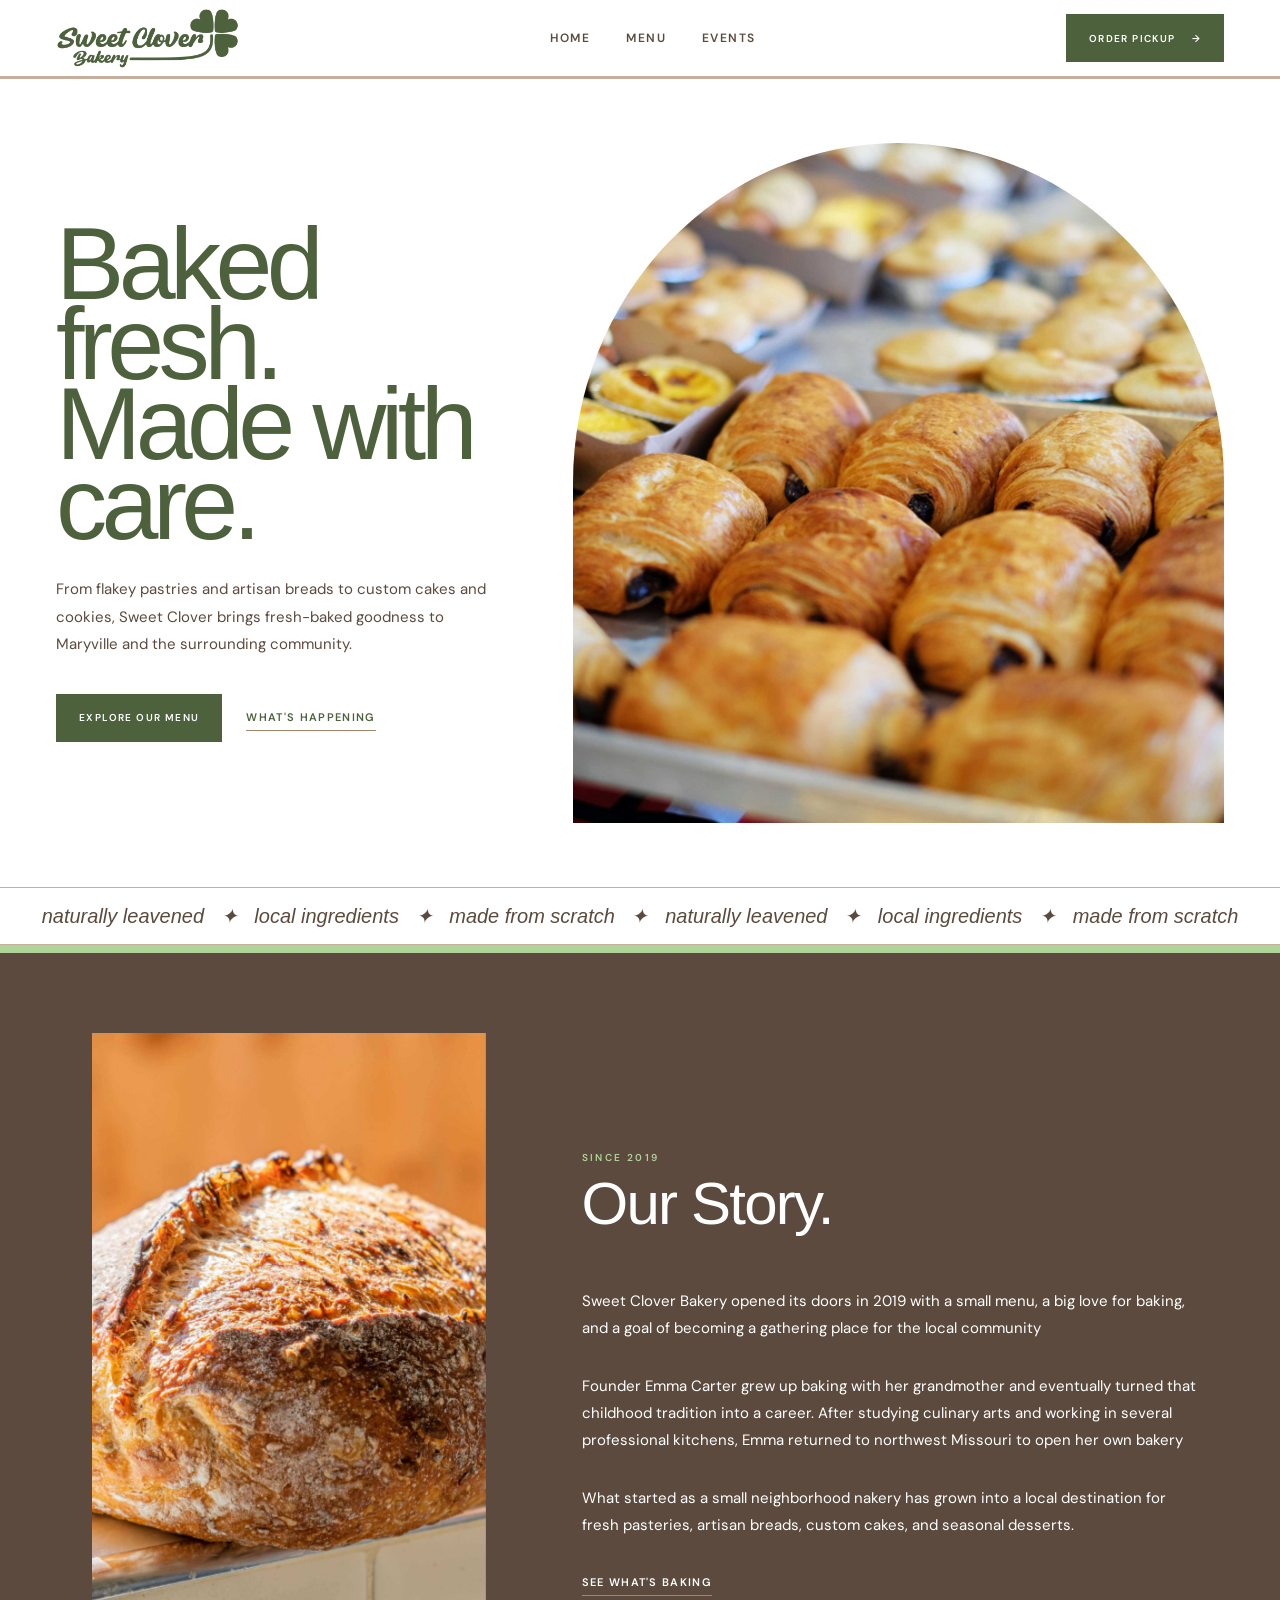
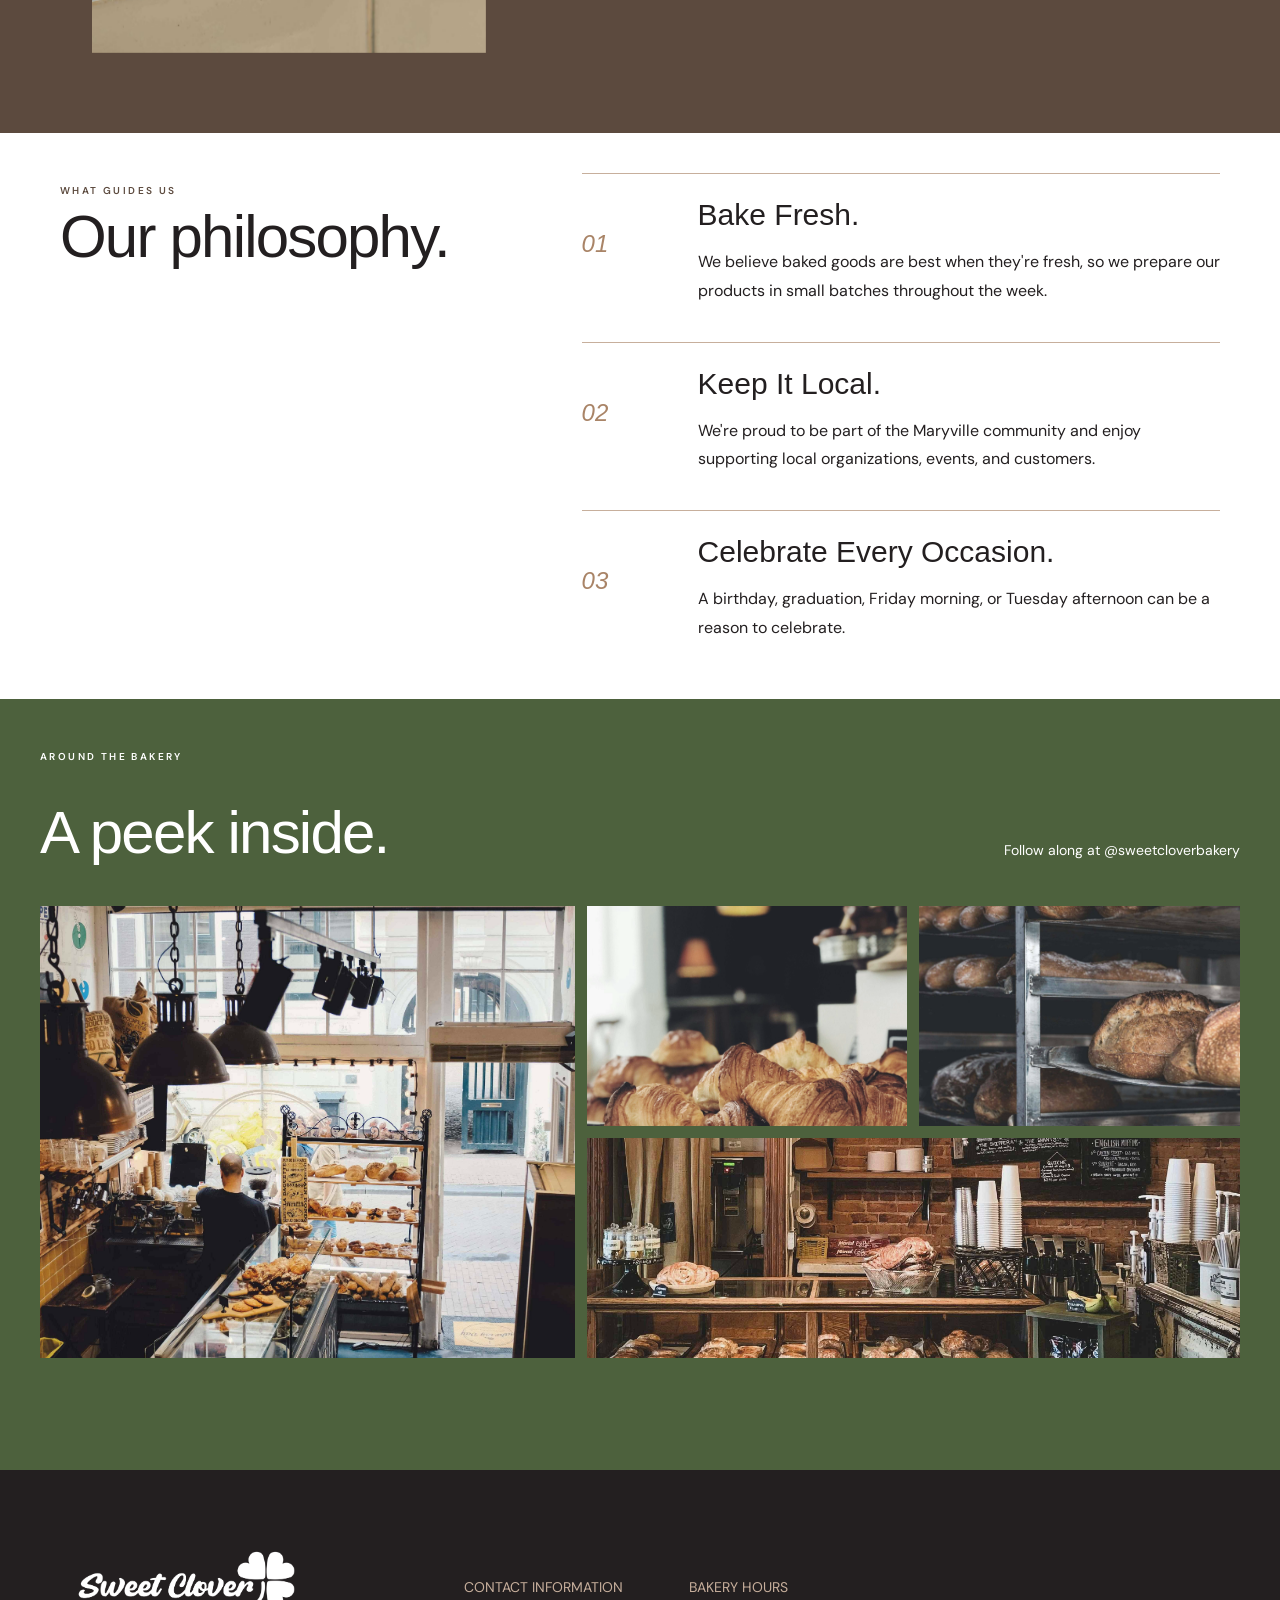
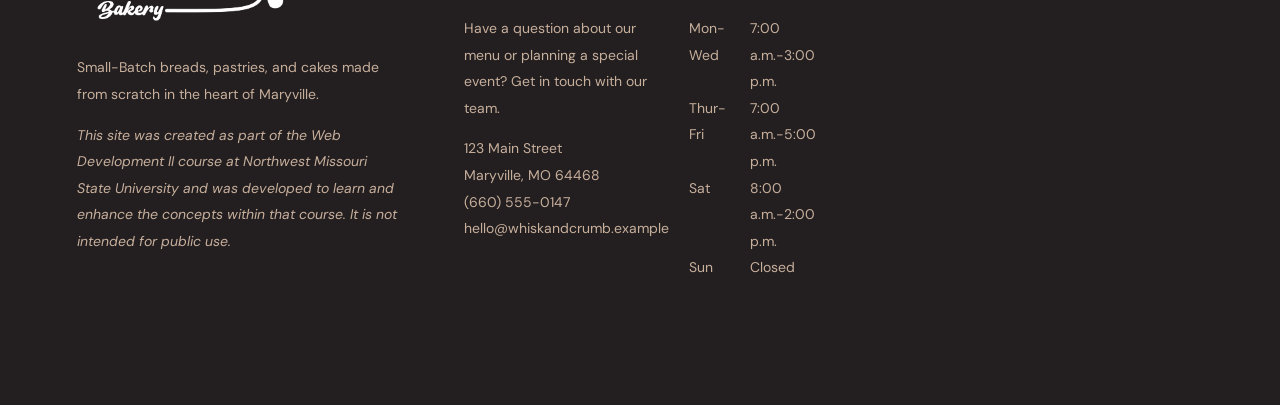
<file: index.html>
<!DOCTYPE html>
<html lang="en">

<head>
    <!--
         Project Name: Group 3 Sweet Clover Bakery Site
        Author(s):Riley Fain, Carter Gebhards, Ava Wohlenhaus
        Date: 10/16/2026
         Filename: index.html
   
      -->

   <meta charset="utf-8" />
  <meta name="viewport" content="width=device-width, initial-scale=1" />
  <title>Sweet Clover Bakery | Fresh Baked Goods in Maryville, MO</title>
  <meta name="description" content="All about Sweet Clover Bakery's founding and philosophy centered on homemade fresh baked goods in a local environment.">
  <link rel="canonical" href="https://yourdomain.com/">
  <meta property="og:title" content="Sweet Clover Bakery | Maryville, MO">
  <meta property="og:description" content="Fresh pastries, artisan breads, custom cakes, and cookies made from scratch in Maryville.">
  <link href="styles.css" rel="stylesheet" />
</head>

<body>
    <header>
        <div class="headerContent">
            <a class="brand" href="index.html">
                <!-- Code sourced from W3Schools --> 
                <picture>
                    <source media="(max-width:509px)" srcset="logos/SCicon.png">
                    <source media="(min-width:510px)" srcset="logos/sweetclover.png">
                    <img id=scLogo src="sweetclover.png" alt="Sweet Clover Bakery" style="width:auto;">
                </picture> 
            </a>
            <nav class="desktopNav" aria-label="Primary navigation">
                <a class="activeNavLink " href="index.html">Home</a>
                <a class="navLink" href="menu.html">Menu</a>
                <a class="navLink" href="events.html">Events</a>
            </nav>
            <a class="buttonDark" href="menu.html#order">Order pickup <span>→</span></a>

        </div>
    </header>

    <main>
        <section class="homeBeg">
            <div class="homeBegIn">
                <div class="homeCopy">
                    <h1>Baked fresh.<br>Made with care.</h1>
                    <p class="lead">From flakey pastries and artisan breads to custom cakes and cookies, Sweet Clover brings fresh-baked goodness to Maryville and the surrounding community.</p>
                    <div class="buttonRow">
                        <a class="buttonDark" href="menu.html">Explore our menu</a>
                        <a class="textLink" href="events.html">What's happening</a>
                    </div>
                </div>
                <div class="homeImage">
                    <img src="indexPhotos/filledpasteries.jpeg" alt="Fresh pasteries arranged in the bakery" fetchpriority=high >
                </div>
            </div>
            <div class="marquee">naturally leavened &nbsp; &#10022; &nbsp; local ingredients &nbsp; &#10022; &nbsp; made from scratch &nbsp; &#10022; &nbsp; naturally leavened &nbsp; &#10022; &nbsp; local ingredients &nbsp; &#10022; &nbsp; made from scratch</div>

        </section>
        <section class="sectionBrown">
            <div class="storyLayout">
            <div class="featureImage">
                <img src="indexPhotos/breadLoaf.jpeg" alt="Hand-shaped bread loaf on a bakery table" >
            </div>
            <div>
                <div class="sectionHeading">
                    <p>Since 2019</p>
                    <h2>Our Story.</h2>
                </div>
                <div class="storyCopy">
                    <p>Sweet Clover Bakery opened its doors in 2019 with a small menu, a big love for baking, and a goal of becoming a gathering place for the local community</p>
                    <p>Founder Emma Carter grew up baking with her grandmother and eventually turned that childhood tradition into a career. After studying culinary arts and working in several professional kitchens, Emma returned to northwest Missouri to open her own bakery</p>
                    <p>What started as a small neighborhood nakery has grown into a local destination for fresh pasteries, artisan breads, custom cakes, and seasonal desserts.</p>
                </div>
                <a class="textLinkLight spacedLink" href="menu.html">See what's baking</a>
            </div>
                </div>
        </section>
        <section>
            <div class="storyLayout">
            <div id="philosophyHead">
                <p style="color: #5c4a3e;">What guides us</p>
                <h2>Our philosophy.</h2>
            </div>
            <div class="timeline">
                <article>
                    <p class="timelineDate">01</p>
                    <div>
                        <h3>Bake Fresh.</h3>
                        <p>We believe baked goods are best when they're fresh, so we prepare our products in small batches throughout the week.</p>
                    </div>
                </article>
                <article>
                    <p class="timelineDate">02</p>
                    <div>
                        <h3>Keep It Local.</h3>
                        <p>We're proud to be part of the Maryville community and enjoy supporting local organizations, events, and customers.</p>
                    </div>
                </article>
                <article>
                    <p class="timelineDate">03</p>
                    <div>
                        <h3>Celebrate Every Occasion.</h3>
                        <p>A birthday, graduation, Friday morning, or Tuesday afternoon can be a reason to celebrate.</p>
                    </div>
                </article>
            </div>
                </div>
        </section>
        <section class="gallerySection">
            <div class="galleryHeading">
                <div class="sectionHeadingGallery">
                <p>Around the bakery</p>
                <h2>A peek inside.</h2>
                    </div>
                <p>Follow along at @sweetcloverbakery</p>
            </div>
            <div class="galleryGrid">
                <img src="indexPhotos/binside.jpeg" alt="The bakery storefront" >
                <img src="indexPhotos/pastryStack.jpeg" alt="Fresh croissants on a tray" >
                <img src="indexPhotos/breadShelf.jpeg" alt="Bread loaves cooling on racks" >
                <img src="indexPhotos/bDisplay.jpeg" alt="The bakery counter willed with fresh bread" >
            </div>
        </section>
    </main>

    <footer>
        <div id="footerTop">
            <img src="logos/sweetclover2.png" alt="Sweet Clover Bakery Logo" id="footerLogo">
            <p id="footerBlurb">Small-Batch breads, pastries, and cakes made from scratch in the heart of Maryville.</p>
            <p><i>This site was created as part of the Web Development II course at Northwest Missouri State University and was developed to learn and enhance the concepts within that course. It is not intended for public use.</i></p>
        </div>
        <div id="footerLower">
        <div class="footerInfo">
            <p>CONTACT INFORMATION</p>
            <p id="infoBlurb">Have a question about our menu or planning a special event? Get in touch with our team.</p>
            <address>123 Main Street<br>Maryville, MO 64468<br><a href="tel:+16605550147">(660) 555-0147</a><br><a href="mailto:hello@whiskandcrumb.example">hello@whiskandcrumb.example</a></address>
        </div>
        <div class="footerInfo">
            <p>BAKERY HOURS</p>
            <dl>
                <dt>Mon-Wed</dt>
                <dd>7:00 a.m.-3:00 p.m.</dd>
                <dt>Thur-Fri</dt>
                <dd>7:00 a.m.-5:00 p.m.</dd>
                <dt>Sat</dt>
                <dd>8:00 a.m.-2:00 p.m.</dd>
                <dt>Sun</dt>
                <dd>Closed</dd>
            </dl>
        </div>
            </div>
    </footer>
</body>



</html>
</file>
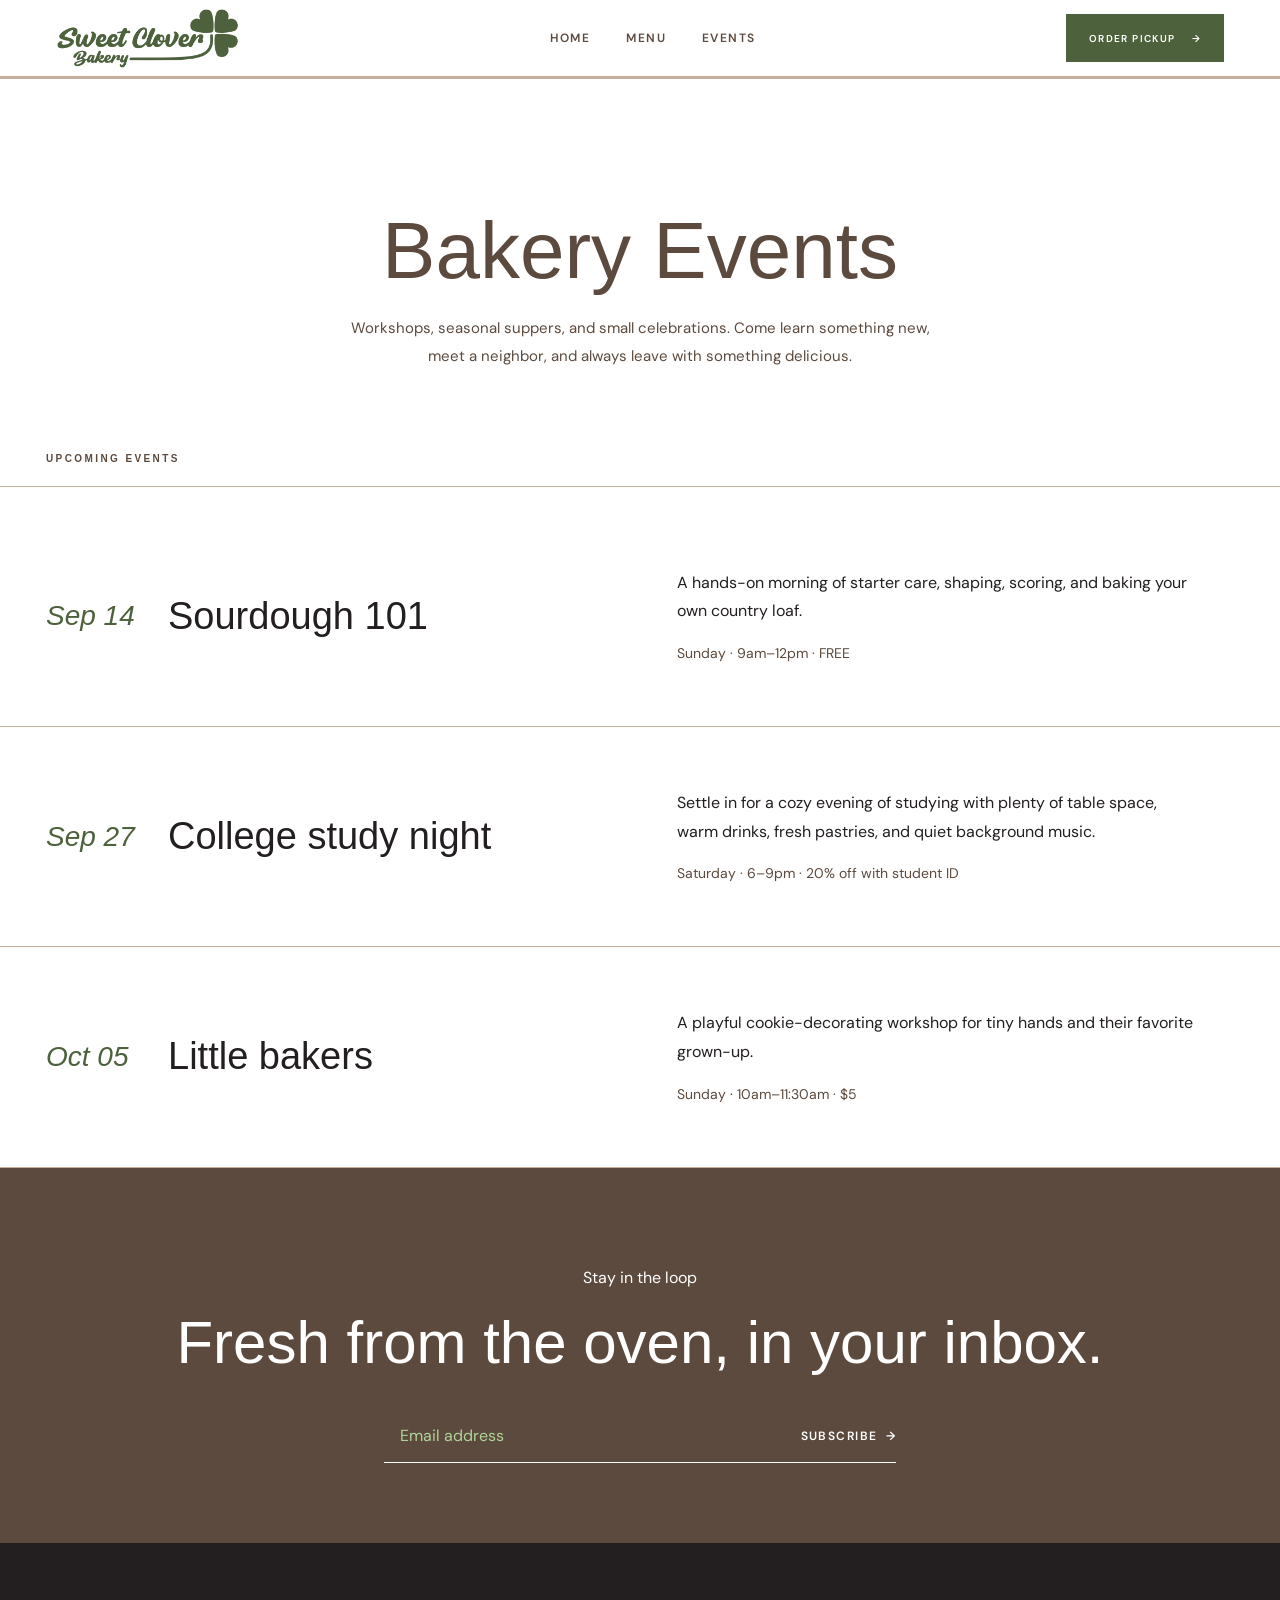
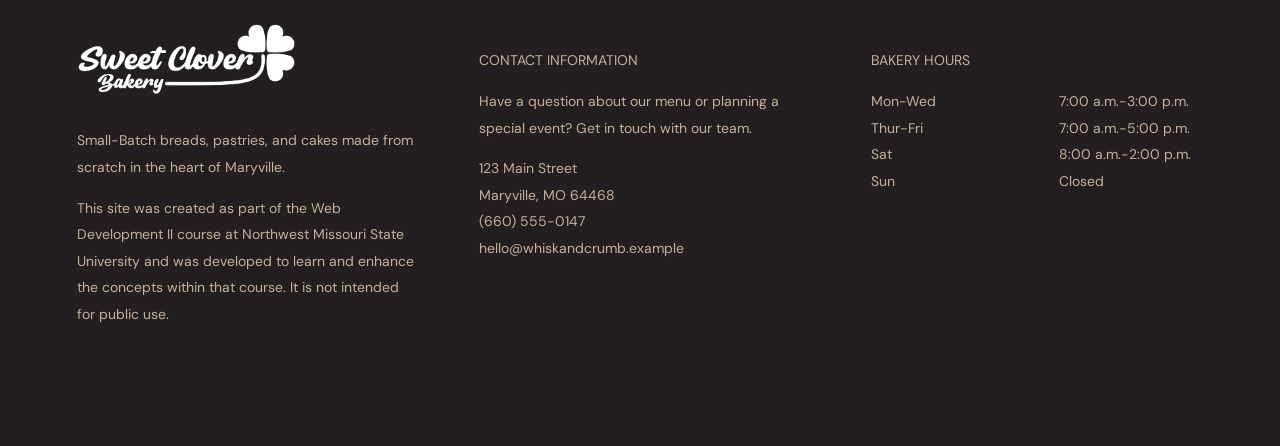
<file: events.html>
<!DOCTYPE html>
<html lang="en">

<head>
    <!--
         Project Name: Group 3 Sweet Clover Bakery Site
        Author(s):Riley Fain, Carter Gebhards, Ava Wohlenhaus
        Date: 10/16/2026
         Filename: events.html
   
      -->

   <meta charset="utf-8" />
  <meta name="viewport" content="width=device-width, initial-scale=1" />
  <title>Upcoming Events | Sweet Clover Bakery | Maryville, MO</title>
  <meta name="description" content="Sweet Clover Bakery's full list of upcoming events, including baking classes, happy hours, kid-friendly activities, and student events">
  <link rel="canonical" href="https://yourdomain.com/events">
  <meta property="og:title" content="Upcoming Events | Sweet Clover Bakery">
  <meta property="og:description" content="Baking classes, happy hours, kid-friendly activities, and more.">
  <link href="styles.css" rel="stylesheet" />
</head>

<body>
    <header>
        <div class="headerContent">
            <a class="brand" href="index.html">
                <!-- Code sourced from W3Schools --> 
                <picture>
                    <source media="(max-width:509px)" srcset="logos/SCicon.png">
                    <source media="(min-width:510px)" srcset="logos/sweetclover.png">
                    <img id=scLogo src="sweetclover.png" alt="Sweet Clover Bakery" style="width:auto;">
                </picture> 
            </a>
            <nav class="desktopNav" aria-label="Primary navigation">
                <a class="activeNavLink " href="index.html">Home</a>
                <a class="navLink" href="menu.html">Menu</a>
                <a class="navLink" href="events.html">Events</a>
            </nav>
            <a class="buttonDark" href="menu.html#order">Order pickup <span aria-hidden="true">→</span></a>

        </div>
    </header>

    <main>
        <section class="pageHead">
            <h1 class="pageTitle">Bakery Events</h1>
            <p class="pageBlurb">Workshops, seasonal suppers, and small celebrations. Come learn something new, meet a neighbor, and always leave with something delicious.</p>
        </section>
        <section>
            <div>
                <h1 class="eventsLabel">Upcoming events</h1>
                <article class="eventRow">
                    <div class="eventDate">Sep 14</div>
                    <div>
                        <h2>Sourdough 101</h2>
                    </div>
                    <div class="eventInfo">
                        <p class="eventCopy">A hands-on morning of starter care, shaping, scoring, and baking your own country loaf.</p>
                        <p class="eventDeets">Sunday · 9am–12pm · FREE</p>
                    </div>
                </article>
                <article class="eventRow">
                    <div class="eventDate">Sep 27</div>
                    <div>
                        <h2>College study night</h2>
                    </div>
                    <div class="eventInfo">
                        <p class="eventCopy">Settle in for a cozy evening of studying with plenty of table space, warm drinks, fresh pastries, and quiet background music.</p>
                        <p class="eventDeets">Saturday · 6–9pm · 20% off with student ID</p>
                    </div>
                </article>
                <article class="eventRow">
                    <div class="eventDate">Oct 05</div>
                    <div>
                        <h2>Little bakers</h2>
                    </div>
                    <div class="eventInfo">
                        <p class="eventCopy">A playful cookie-decorating workshop for tiny hands and their favorite grown-up.</p>
                        <p class="eventDeets">Sunday · 10am–11:30am · $5</p>
                    </div>
                </article>
            </div>
        </section>

        <section id="newsletter">
            <p>Stay in the loop</p>
            <h2>Fresh from the oven, in your inbox.</h2>
            <form action="mailto:hello@whiskandcrumb.example" method="post" enctype="text/plain">
                <input type="email" name="Email" required placeholder="Email address" aria-label="Email address" />
                <button type="submit">Subscribe <span>→</span></button>
            </form>
        </section>
    </main>

    <footer>
        <div id="footerTop">
            <img src="logos/sweetclover2.png" alt="Sweet Clover Bakery Logo" id="footerLogo">
            <p>Small-Batch breads, pastries, and cakes made from scratch in the heart of Maryville.</p>
            <p>This site was created as part of the Web Development II course at Northwest Missouri State University and was developed to learn and enhance the concepts within that course. It is not intended for public use.</p>
        </div>
        <div class="footerInfo">
            <p>CONTACT INFORMATION</p>
            <p>Have a question about our menu or planning a special event? Get in touch with our team.</p>
            <address>123 Main Street<br />Maryville, MO 64468<br /><a href="tel:+16605550147">(660) 555-0147</a><br /><a href="mailto:hello@whiskandcrumb.example">hello@whiskandcrumb.example</a></address>
        </div>
        <div class="footerInfo">
            <p>BAKERY HOURS</p>
            <dl>
                <dt>Mon-Wed</dt>
                <dd>7:00 a.m.-3:00 p.m.</dd>
                <dt>Thur-Fri</dt>
                <dd>7:00 a.m.-5:00 p.m.</dd>
                <dt>Sat</dt>
                <dd>8:00 a.m.-2:00 p.m.</dd>
                <dt>Sun</dt>
                <dd>Closed</dd>
            </dl>
        </div>
    </footer>
</body>

</html>
</file>
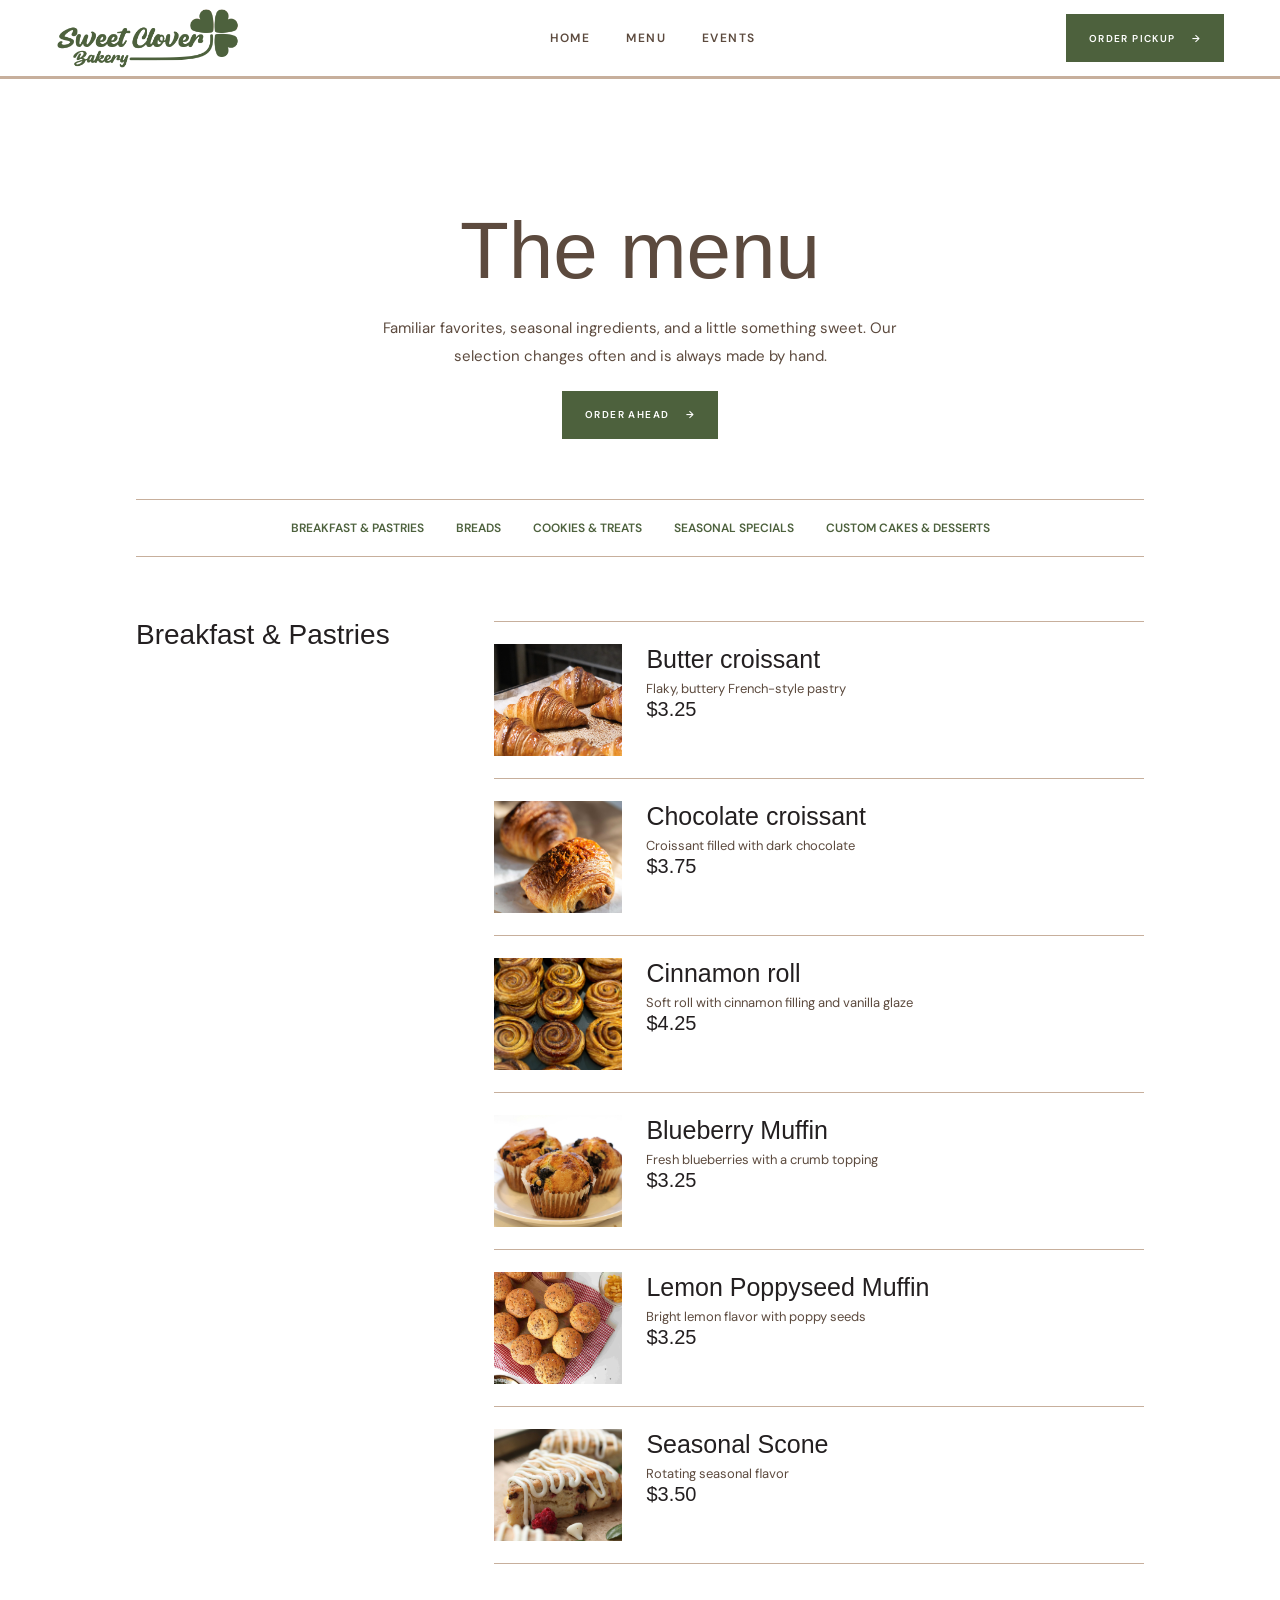
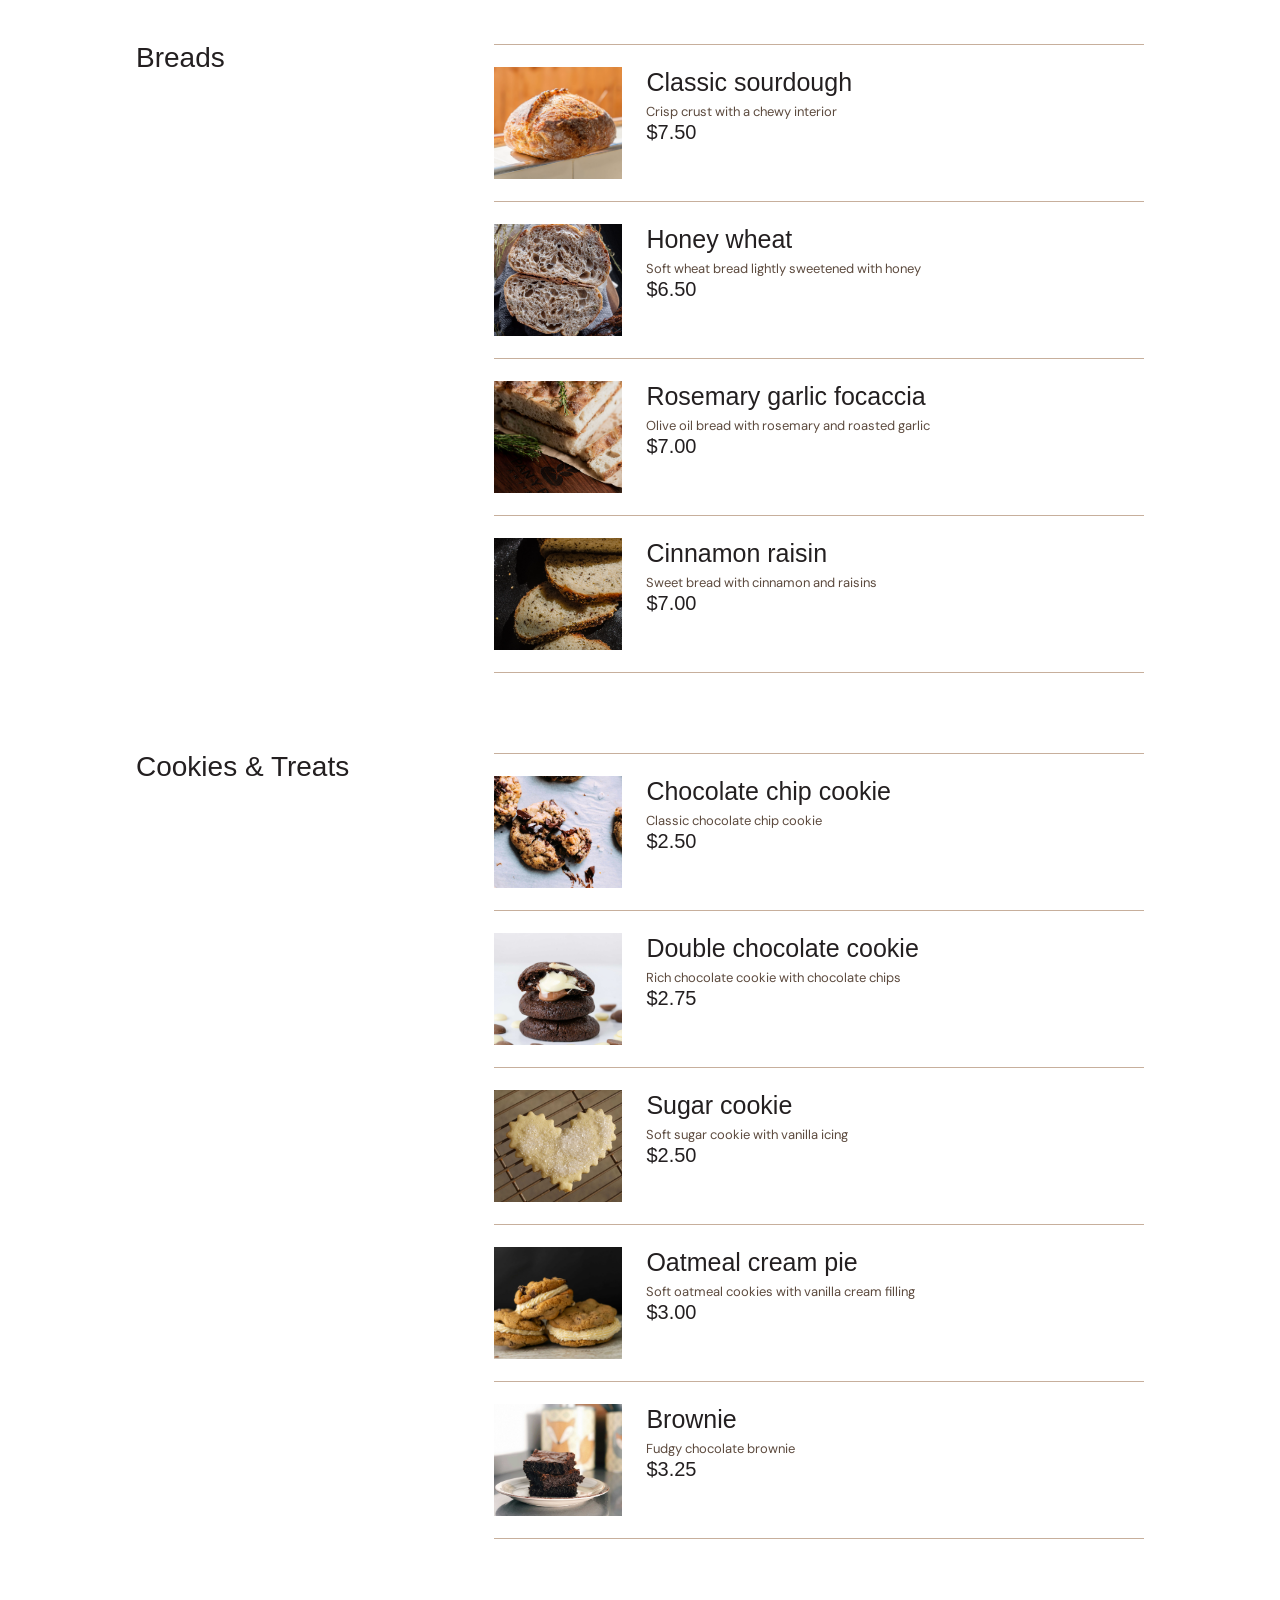
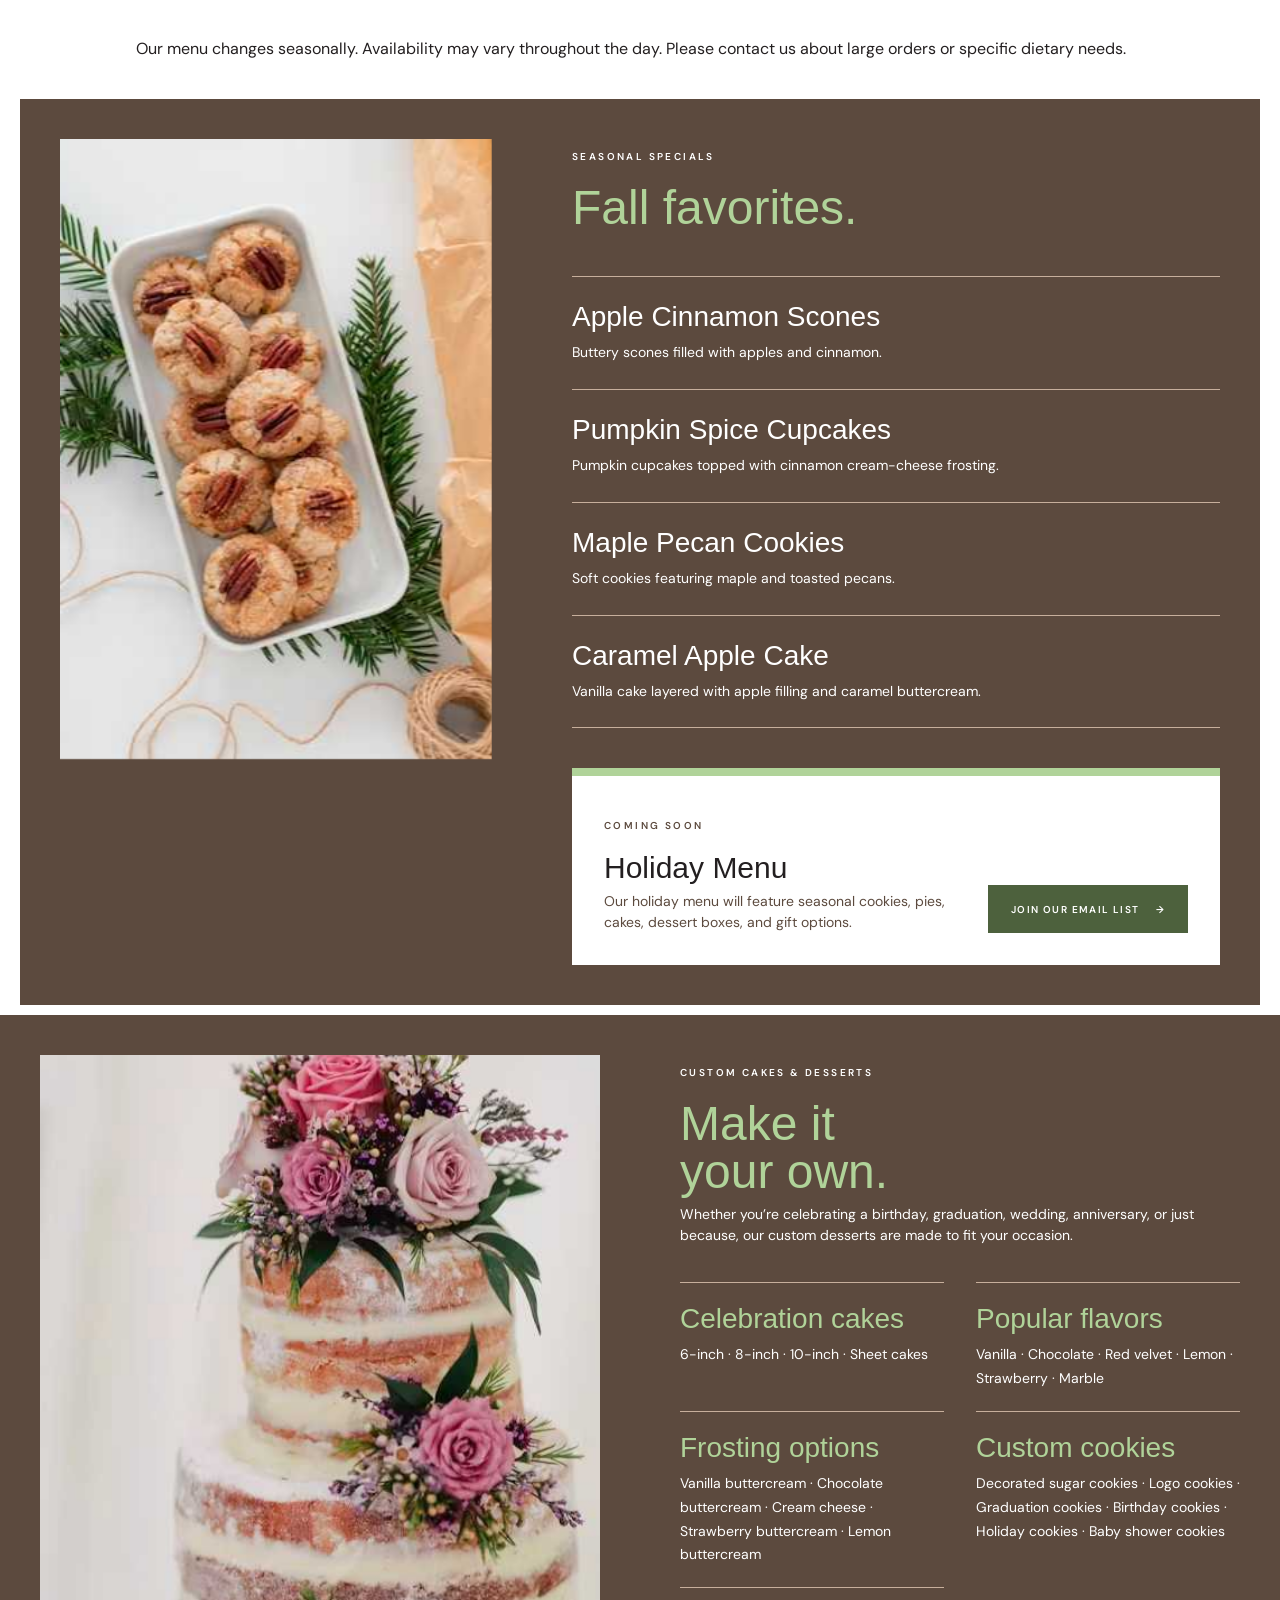
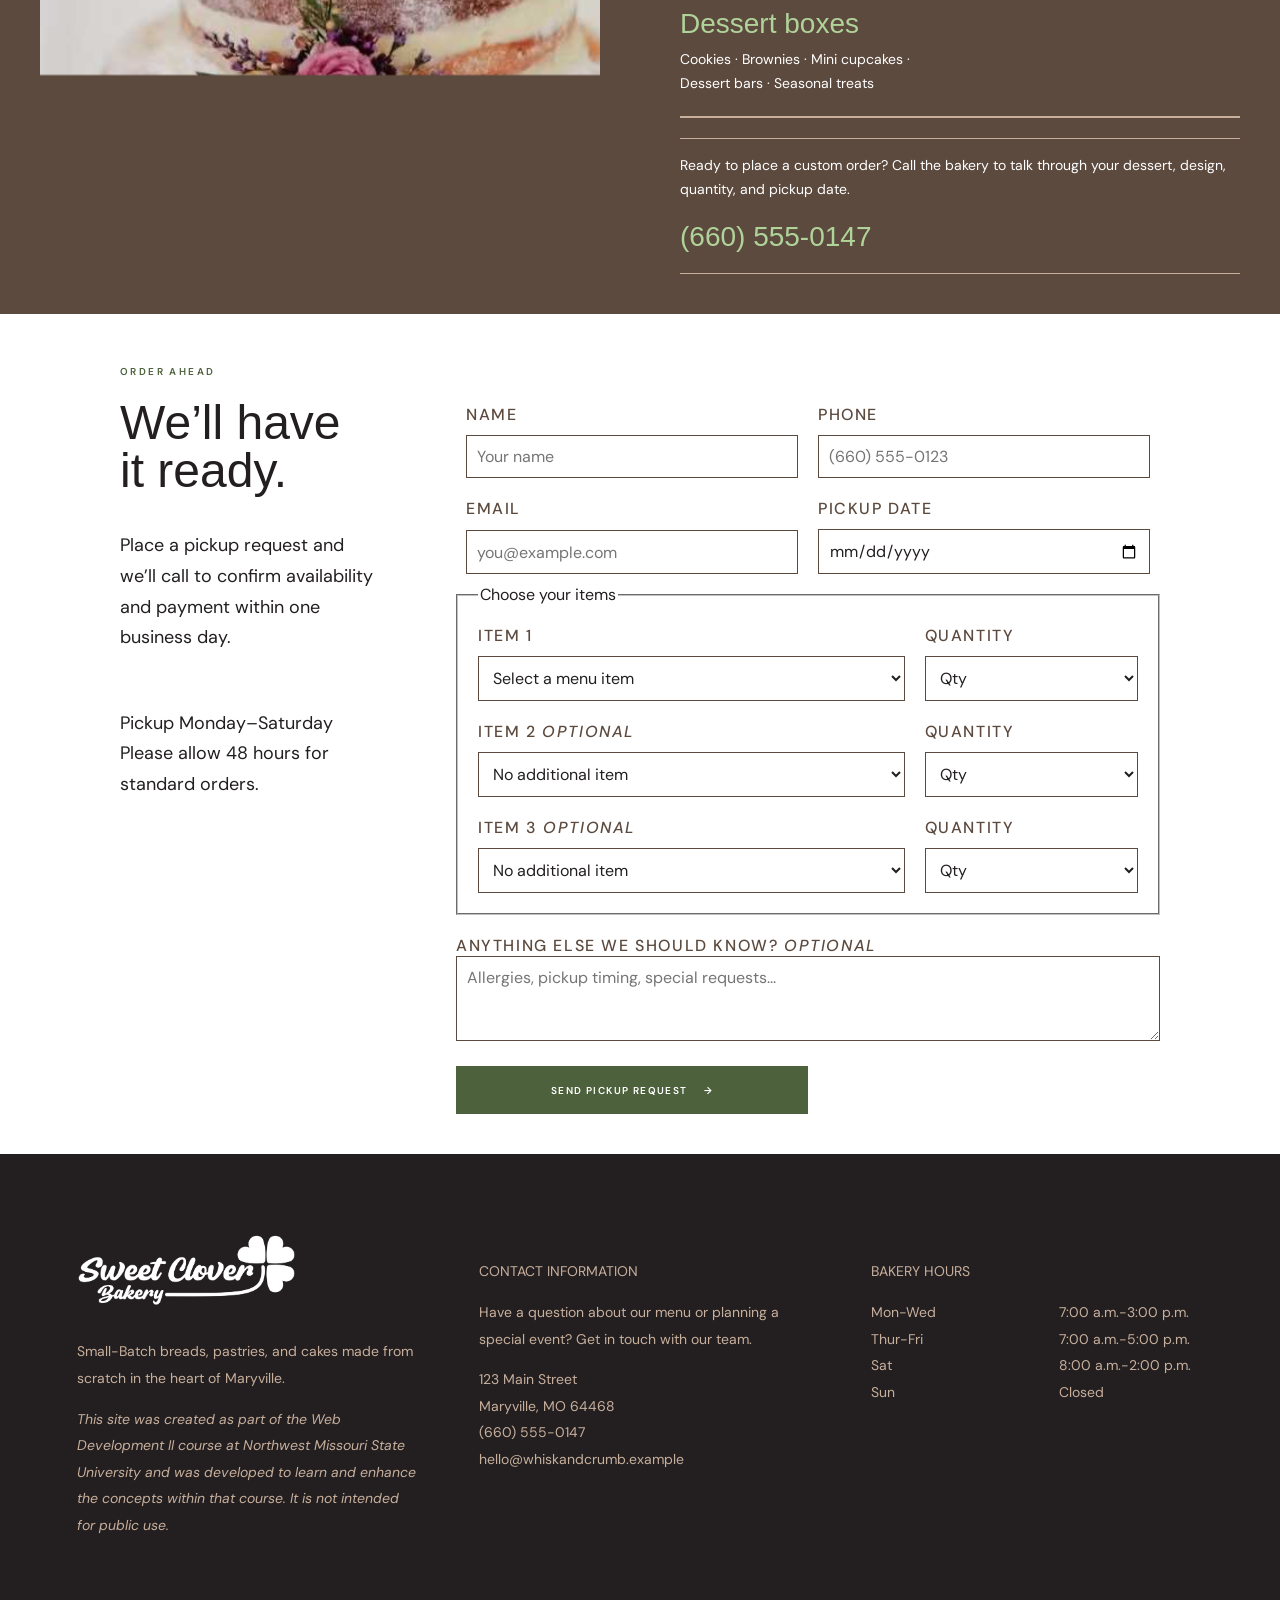
<file: menu.html>
<!DOCTYPE html>
<html lang="en">

<head>
    <!--
         Project Name: Group 3 Sweet Clover Bakery Site
        Author(s):Riley Fain, Carter Gebhards, Ava Wohlenhaus
        Date: 10/16/2026
         Filename: menu.html
   
      -->

  <meta charset="utf-8" />
  <meta name="viewport" content="width=device-width, initial-scale=1" />
  <title>Menu | Sweet Clover Bakery | Maryville, MO</title>
  <meta name="description" content="Pastries, breads, cookies, seasonal desserts, and custom orders in Maryville, MO.">
  <link rel="canonical" href="https://yourdomain.com/menu.html">
  <meta property="og:title" content="Menu | Sweet Clover Bakery">
  <meta property="og:description" content="Pastries, breads, cookies, seasonal desserts, and custom orders in Maryville, MO.">
  <link href="styles.css" rel="stylesheet" />
</head>

<body>
  <!-- SkipNav button Sourced from ChatGPT -->
    <a href="#menuContent" class="skip-link">Skip to Menu</a>
    <header>
        <div class="headerContent">
            <a class="brand" href="index.html">
                <!-- Code sourced from W3Schools --> 
                <picture>
                    <source media="(max-width:509px)" srcset="logos/SCicon.png">
                    <source media="(min-width:510px)" srcset="logos/sweetclover.png">
                    <img id=scLogo src="sweetclover.png" alt="Sweet Clover Bakery" style="width:auto;">
                </picture> 
            </a>
            <nav class="desktopNav" aria-label="Primary navigation">
                <a class="activeNavLink " href="index.html">Home</a>
                <a class="navLink" href="menu.html">Menu</a>
                <a class="navLink" href="events.html">Events</a>
            </nav>
            <a class="buttonDark" href="menu.html#orderLayout">Order pickup <span>→</span></a>
        </div>
    </header>

    <main>
        <section class="pageHead">
            <h1 class=pageTitle>The menu</h1>
            <p class="pageBlurb">Familiar favorites, seasonal ingredients, and a little something sweet. Our selection changes often and is always made by hand.</p>
            <a class="buttonDark" href="#orderLayout">Order ahead <span>→</span></a>
        </section>
        <section id="menuContent">
            <nav id="menuCatagories">
                <a href="#breakfastPastries">Breakfast &amp; pastries</a>
                <a href="#Breads">Breads</a>
                <a href="#cookiesTreats">Cookies &amp; treats</a>
                <a href="#Seasonal">Seasonal specials</a>
                <a href="#customDesserts">Custom cakes &amp; desserts</a>
            </nav>
            <div id="menuSections">
                <article class="menuSection" id="breakfastPastries">
                    <div class="sectionTitle">
                        <h2>Breakfast &amp; Pastries</h2>
                    </div>
                    <div class="sectionItems">
                        <div class="sectionItem"><img src="menuimages/bCroissant.avif" alt="Butter croissant" />
                            <div class="itemCopy">
                                <h3>Butter croissant</h3>
                                <p>Flaky, buttery French-style pastry</p> <span class="price">$3.25</span>
                            </div>
                        </div>
                        <div class="sectionItem"><img src="menuimages/cCroissant.jpg" alt="Chocolate croissant" />
                            <div class="itemCopy">
                                <h3>Chocolate croissant</h3>
                                <p>Croissant filled with dark chocolate</p>
                                <span class="price">$3.75</span>
                            </div>
                        </div>
                        <div class="sectionItem"><img src="menuimages/cinRoll.avif" alt="Cinnamon roll" />
                            <div class="itemCopy">
                                <h3>Cinnamon roll</h3>
                                <p>Soft roll with cinnamon filling and vanilla glaze</p>
                                <span class="price">$4.25</span>
                            </div>
                        </div>
                        <div class="sectionItem"><img src="menuimages/bMuffin.jpg" alt="Blueberry Muffin" />
                            <div class="itemCopy">
                                <h3>Blueberry Muffin</h3>
                                <p>Fresh blueberries with a crumb topping</p>
                                <span class="price">$3.25</span>
                            </div>
                        </div>
                        <div class="sectionItem"><img src="menuimages/lpMuffin.jpg" alt="Lemon Poppyseed Muffin" />
                            <div class="itemCopy">
                                <h3>Lemon Poppyseed Muffin</h3>
                                <p>Bright lemon flavor with poppy seeds</p>
                                <span class="price">$3.25</span>
                            </div>
                        </div>
                        <div class="sectionItem"><img src="menuimages/scone.jpg" alt="Seasonal Scone" />
                            <div class="itemCopy">
                                <h3>Seasonal Scone</h3>
                                <p>Rotating seasonal flavor</p>
                                <span class="price">$3.50</span>
                            </div>
                        </div>
                    </div>
                </article>
                <article class="menuSection" id="Breads">
                    <div class="sectionTitle">
                        <h2>Breads</h2>
                    </div>
                    <div class="sectionItems">
                        <div class="sectionItem"><img src="menuimages/sourdough.avif" alt="Classic sourdough" />
                            <div class="itemCopy">
                                <h3>Classic sourdough</h3>
                                <p>Crisp crust with a chewy interior</p>
                                <span class="price">$7.50</span>
                            </div>
                        </div>
                        <div class="sectionItem"><img src="menuimages/honeyWheat.avif" alt="Honey wheat" />
                            <div class="itemCopy">
                                <h3>Honey wheat</h3>
                                <p>Soft wheat bread lightly sweetened with honey</p>
                                <span class="price">$6.50</span>
                            </div>
                        </div>
                        <div class="sectionItem"><img src="menuimages/rgFocaccia.jpg" alt="Rosemary garlic focaccia" />
                            <div class="itemCopy">
                                <h3>Rosemary garlic focaccia</h3>
                                <p>Olive oil bread with rosemary and roasted garlic</p>
                                <span class="price">$7.00</span>
                            </div>
                        </div>
                        <div class="sectionItem"><img src="menuimages/crBread.avif" alt="Cinnamon raisin" />
                            <div class="itemCopy">
                                <h3>Cinnamon raisin</h3>
                                <p>Sweet bread with cinnamon and raisins</p>
                                <span class="price">$7.00</span>
                            </div>
                        </div>
                    </div>
                </article>
                <article class="menuSection" id="cookiesTreats">
                    <div class="sectionTitle">
                        <h2>Cookies &amp; Treats</h2>
                    </div>
                    <div class="sectionItems">
                        <div class="sectionItem"><img src="menuimages/cChip.jpg" alt="Chocolate chip cookie" />
                            <div class="itemCopy">
                                <h3>Chocolate chip cookie</h3>
                                <p>Classic chocolate chip cookie</p>
                                <span class="price">$2.50</span>
                            </div>
                        </div>
                        <div class="sectionItem"><img src="menuimages/dChocolate.jpg" alt="Double chocolate cookie" />
                            <div class="itemCopy">
                                <h3>Double chocolate cookie</h3>
                                <p>Rich chocolate cookie with chocolate chips</p>
                                <span class="price">$2.75</span>
                            </div>
                        </div>
                        <div class="sectionItem"><img src="menuimages/sugarCookie.jpg" alt="Sugar cookie" />
                            <div class="itemCopy">
                                <h3>Sugar cookie</h3>
                                <p>Soft sugar cookie with vanilla icing</p>
                                <span class="price">$2.50</span>
                            </div>
                        </div>
                        <div class="sectionItem"><img src="menuimages/oatCream.jpg" alt="Oatmeal cream cookie" />
                            <div class="itemCopy">
                                <h3>Oatmeal cream pie</h3>
                                <p>Soft oatmeal cookies with vanilla cream filling</p>
                                <span class="price">$3.00</span>
                            </div>
                        </div>
                        <div class="sectionItem"><img src="menuimages/brownie.jpg" alt="Brownie" />
                            <div class="itemCopy">
                                <h3>Brownie</h3>
                                <p>Fudgy chocolate brownie</p>
                                <span class="price">$3.25</span>
                            </div>
                        </div>
                    </div>
                </article>
                <p>Our menu changes seasonally. Availability may vary throughout the day. Please contact us about large orders or specific dietary needs.</p>
            </div>
        </section>

        <section id="Seasonal">
            <img src="menuimages/mapleCookies.jpg" alt="Fall Maple Cookies" />
            <div class="seasonalCopy">
                <div class="seasonalHeading">
                    <p>Seasonal specials</p>
                    <h2>Fall favorites.</h2>
                </div>
                <div class="seasonalItems">
                    <article>
                        <div>
                            <h3>Apple Cinnamon Scones</h3>
                            <p>Buttery scones filled with apples and cinnamon.</p>
                        </div>
                    </article>
                    <article>
                        <div>
                            <h3>Pumpkin Spice Cupcakes</h3>
                            <p>Pumpkin cupcakes topped with cinnamon cream-cheese frosting.</p>
                        </div>
                    </article>
                    <article>
                        <div>
                            <h3>Maple Pecan Cookies</h3>
                            <p>Soft cookies featuring maple and toasted pecans.</p>
                        </div>
                    </article>
                    <article>
                        <div>
                            <h3>Caramel Apple Cake</h3>
                            <p>Vanilla cake layered with apple filling and caramel buttercream.</p>
                        </div>
                    </article>
                </div>
                <aside id="holidayInfo">
                    <div>
                        <p>Coming soon</p>
                        <h3>Holiday Menu</h3>
                        <p id="holidayCopy">Our holiday menu will feature seasonal cookies, pies, cakes, dessert boxes, and gift options.</p>
                    </div>
                    <a class="buttonDark" href="events.html#newsletter">Join Our Email List <span>→</span></a>
                </aside>
            </div>
        </section>


        <section class="menuSection" id="customDesserts">
            <div class="cake-image">
                <img src="menuimages/customCake.jpg" alt="Custom flower-topped celebration cake" />
            </div>
            <div>
                <div id="customHeading">
                    <p>Custom cakes &amp; desserts</p>
                    <h2>Make it<br />your own.</h2>
                    <p id="customIntro">Whether you’re celebrating a birthday, graduation, wedding, anniversary, or just because, our custom desserts are made to fit your occasion.</p>
                </div>
                <div class="optionsLayout">
                    <div class="customOpt">
                        <h3>Celebration cakes</h3>
                        <p>6-inch · 8-inch · 10-inch · Sheet cakes</p>
                    </div>
                    <div class="customOpt">
                        <h3>Popular flavors</h3>
                        <p>Vanilla · Chocolate · Red velvet · Lemon · Strawberry · Marble</p>
                    </div>
                    <div class="customOpt">
                        <h3>Frosting options</h3>
                        <p>Vanilla buttercream · Chocolate buttercream · Cream cheese · Strawberry buttercream · Lemon buttercream</p>
                    </div>
                    <div class="customOpt">
                        <h3>Custom cookies</h3>
                        <p>Decorated sugar cookies · Logo cookies · Graduation cookies · Birthday cookies · Holiday cookies · Baby shower cookies</p>
                    </div>
                    <div class="customOpt">
                        <h3>Dessert boxes</h3>
                        <p>Cookies · Brownies · Mini cupcakes · Dessert bars · Seasonal treats</p>
                    </div>
                </div>
                <div id="orderPhone">
                    <p>Ready to place a custom order? Call the bakery to talk through your dessert, design, quantity, and pickup date.</p><a href="tel:+16605550147">(660) 555-0147</a>
                </div>
            </div>
        </section>

        <section >
            <div id="orderLayout">
                <div id=orderLeft>
                    <div class="orderHeading">
                        <p>Order ahead</p>
                        <h2>We’ll have it ready.</h2>
                    </div>
                    <div  class="orderIntro">
                    <p>Place a pickup request and we’ll call to confirm availability and payment within one business day.</p>
                    <p>Pickup Monday–Saturday<br />Please allow 48 hours for standard orders.</p>
                    </div>
                </div>
                <form id="orderForm" action="mailto:hello@whiskandcrumb.example" method="post" enctype="text/plain">
                    <label class="field"><span>Name</span><input name="Name" required placeholder="Your name" /></label>
                    <label class="field"><span>Phone</span><input name="Phone" required type="tel" placeholder="(660) 555-0123" /></label>
                    <label class="field"><span>Email</span><input name="Email" required type="email" placeholder="you@example.com" /></label>
                    <label class="field"><span>Pickup date</span><input name="Pickup date" required type="date" /></label>
                    <fieldset class="orderOptions">
                        <legend>Choose your items</legend>
                        <div class="orderItem">
                            <label class="field"><span>Item 1</span><select name="Item 1" required>
                                    <option value="" selected disabled>Select a menu item</option>
                                    <optgroup label="Breakfast &amp; pastries">
                                        <option>Butter croissant — $3.25</option>
                                        <option>Chocolate croissant — $3.75</option>
                                        <option>Cinnamon roll — $4.25</option>
                                        <option>Blueberry muffin — $3.25</option>
                                        <option>Lemon poppyseed muffin — $3.25</option>
                                        <option>Seasonal scone — $3.50</option>
                                    </optgroup>
                                    <optgroup label="Breads">
                                        <option>Classic sourdough — $7.50</option>
                                        <option>Honey wheat — $6.50</option>
                                        <option>Rosemary garlic focaccia — $7.00</option>
                                        <option>Cinnamon raisin — $7.00</option>
                                    </optgroup>
                                    <optgroup label="Cookies &amp; treats">
                                        <option>Chocolate chip cookie — $2.50</option>
                                        <option>Double chocolate cookie — $2.75</option>
                                        <option>Sugar cookie — $2.50</option>
                                        <option>Oatmeal cream pie — $3.00</option>
                                        <option>Brownie — $3.25</option>
                                    </optgroup>
                                    <optgroup label="Seasonal specials">
                                        <option>Apple Cinnamon Scones</option>
                                        <option>Pumpkin Spice Cupcakes</option>
                                        <option>Maple Pecan Cookies</option>
                                        <option>Caramel Apple Cake</option>
                                    </optgroup>
                                </select></label>
                            <label class="field quantity"><span>Quantity</span><select name="Quantity 1" required>
                                    <option value="" selected disabled>Qty</option>
                                    <option>1</option>
                                    <option>2</option>
                                    <option>3</option>
                                    <option>4</option>
                                    <option>5</option>
                                    <option>6</option>
                                    <option>7</option>
                                    <option>8</option>
                                    <option>9</option>
                                    <option>10</option>
                                    <option>11</option>
                                    <option>12</option>
                                </select></label>
                        </div>
                        <div class="orderItem">
                            <label class="field"><span>Item 2 <i>Optional</i></span><select name="Item 2">
                                    <option value="" selected>No additional item</option>
                                    <optgroup label="Breakfast &amp; pastries">
                                        <option>Butter croissant — $3.25</option>
                                        <option>Chocolate croissant — $3.75</option>
                                        <option>Cinnamon roll — $4.25</option>
                                        <option>Blueberry muffin — $3.25</option>
                                        <option>Lemon poppyseed muffin — $3.25</option>
                                        <option>Seasonal scone — $3.50</option>
                                    </optgroup>
                                    <optgroup label="Breads">
                                        <option>Classic sourdough — $7.50</option>
                                        <option>Honey wheat — $6.50</option>
                                        <option>Rosemary garlic focaccia — $7.00</option>
                                        <option>Cinnamon raisin — $7.00</option>
                                    </optgroup>
                                    <optgroup label="Cookies &amp; treats">
                                        <option>Chocolate chip cookie — $2.50</option>
                                        <option>Double chocolate cookie — $2.75</option>
                                        <option>Sugar cookie — $2.50</option>
                                        <option>Oatmeal cream pie — $3.00</option>
                                        <option>Brownie — $3.25</option>
                                    </optgroup>
                                    <optgroup label="Seasonal specials">
                                        <option>Apple Cinnamon Scones</option>
                                        <option>Pumpkin Spice Cupcakes</option>
                                        <option>Maple Pecan Cookies</option>
                                        <option>Caramel Apple Cake</option>
                                    </optgroup>
                                </select></label>
                            <label class="field quantity"><span>Quantity</span><select name="Quantity 2">
                                    <option value="" selected>Qty</option>
                                    <option>1</option>
                                    <option>2</option>
                                    <option>3</option>
                                    <option>4</option>
                                    <option>5</option>
                                    <option>6</option>
                                    <option>7</option>
                                    <option>8</option>
                                    <option>9</option>
                                    <option>10</option>
                                    <option>11</option>
                                    <option>12</option>
                                </select></label>
                        </div>
                        <div class="orderItem">
                            <label class="field"><span>Item 3 <i>Optional</i></span><select name="Item 3">
                                    <option value="" selected>No additional item</option>
                                    <optgroup label="Breakfast &amp; pastries">
                                        <option>Butter croissant — $3.25</option>
                                        <option>Chocolate croissant — $3.75</option>
                                        <option>Cinnamon roll — $4.25</option>
                                        <option>Blueberry muffin — $3.25</option>
                                        <option>Lemon poppyseed muffin — $3.25</option>
                                        <option>Seasonal scone — $3.50</option>
                                    </optgroup>
                                    <optgroup label="Breads">
                                        <option>Classic sourdough — $7.50</option>
                                        <option>Honey wheat — $6.50</option>
                                        <option>Rosemary garlic focaccia — $7.00</option>
                                        <option>Cinnamon raisin — $7.00</option>
                                    </optgroup>
                                    <optgroup label="Cookies &amp; treats">
                                        <option>Chocolate chip cookie — $2.50</option>
                                        <option>Double chocolate cookie — $2.75</option>
                                        <option>Sugar cookie — $2.50</option>
                                        <option>Oatmeal cream pie — $3.00</option>
                                        <option>Brownie — $3.25</option>
                                    </optgroup>
                                    <optgroup label="Seasonal specials">
                                        <option>Apple Cinnamon Scones</option>
                                        <option>Pumpkin Spice Cupcakes</option>
                                        <option>Maple Pecan Cookies</option>
                                        <option>Caramel Apple Cake</option>
                                    </optgroup>
                                </select></label>
                            <label class="field quantity"><span>Quantity</span><select name="Quantity 3">
                                    <option value="" selected>Qty</option>
                                    <option>1</option>
                                    <option>2</option>
                                    <option>3</option>
                                    <option>4</option>
                                    <option>5</option>
                                    <option>6</option>
                                    <option>7</option>
                                    <option>8</option>
                                    <option>9</option>
                                    <option>10</option>
                                    <option>11</option>
                                    <option>12</option>
                                </select></label>
                        </div>
                    </fieldset>
                    <label id="addInfo"><span>Anything else we should know? <i>Optional</i></span>
                        <textarea rows="3" placeholder="Allergies, pickup timing, special requests..."></textarea></label>
                    <button class="buttonDark" type="submit">Send pickup request <span>→</span></button>
                </form>
            </div>
        </section>
    </main>

    <footer>
        <div id="footerTop">
            <img src="logos/sweetclover2.png" alt="Sweet Clover Bakery Logo" id="footerLogo">
            <p>Small-Batch breads, pastries, and cakes made from scratch in the heart of Maryville.</p>
            <p><i>This site was created as part of the Web Development II course at Northwest Missouri State University and was developed to learn and enhance the concepts within that course. It is not intended for public use.</i></p>
        </div>
        <div class="footerInfo">
            <p>CONTACT INFORMATION</p>
            <p>Have a question about our menu or planning a special event? Get in touch with our team.</p>
            <address>123 Main Street<br />Maryville, MO 64468<br /><a href="tel:+16605550147">(660) 555-0147</a><br /><a href="mailto:hello@whiskandcrumb.example">hello@whiskandcrumb.example</a></address>
        </div>
        <div class="footerInfo">
            <p>BAKERY HOURS</p>
            <dl>
                <dt>Mon-Wed</dt>
                <dd>7:00 a.m.-3:00 p.m.</dd>
                <dt>Thur-Fri</dt>
                <dd>7:00 a.m.-5:00 p.m.</dd>
                <dt>Sat</dt>
                <dd>8:00 a.m.-2:00 p.m.</dd>
                <dt>Sun</dt>
                <dd>Closed</dd>
            </dl>
        </div>
    </footer>
</body>


</html>
</file>
<file: styles.css>
@charset "utf-8";

/*
   Project Name: Group 3 Sweet Clover Bakery Site
   Author(s):Riley Fain, Carter Gebhards, Ava Wohlenhaus
   Date: 10/16/2026
   Filename: styles.css

*/
@import url("https://fonts.googleapis.com/css2?family=DM+Sans:opsz,wght@9..40,400;9..40,500;9..40,600&display=swap");

:root {
    font-family: "DM Sans", sans-serif;
    color: #231f20;
    background: #ffffff;
}


/* HTML and Body styles */
* {
    box-sizing: border-box;
}

html {
    scroll-behavior: smooth;
}

body {
    margin: 0;
    min-width: 320px;
    background: white;
    font-family: "DM Sans", sans-serif;
    /*Sourced from ChatGPT*/
    overflow-x: hidden;
}

img {
    display: block;
    max-width: 100%;
}

a {
    color: inherit;
    text-decoration: none;
}

button,
input,
select,
textarea {
    font: inherit;
}

a:focus-visible,
button:focus-visible,
input:focus-visible,
select:focus-visible,
textarea:focus-visible,
summary:focus-visible {
    outline: 2px solid #a98467;
    outline-offset: 3px;
}

h1,
h2,
h3 {
    margin-top: 0;
    font-family: "Arial Rounded MT Bold", Arial, sans-serif;
    font-weight: 400;
}

p {
    line-height: 1.8
}

em {
    color: #5c4a3e;
    font-weight: 400;
}



/* Header styles */
header {
    position: sticky;
    top: 0;
    z-index: 50;
    border-bottom: 3px solid #c7af9c;
    background: rgba(255, 255, 255, .96);
}

.headerContent {
    display: flex;
    height: 76px;
    max-width: 1600px;
    margin: auto;
    padding: 0 56px;
    align-items: center;
    justify-content: space-between;
}

.headerLogo {
    max-width: 60px;
    height: auto;
    object-fit: cover;
    padding-bottom: 5px;
}

.headerContent .buttonDark {
    display: none;
}

/* Navigation list styles */
.desktopNav {
    display: flex;
    gap: 36px;
    align-items: center;
}

#scLogo {
    max-height: 60px;
    width: auto;
    object-fit: cover;
    padding-right: 30px;
}

.navLink {
    position: relative;
    color: #5c4a3e;
    font-size: 12px;
    font-weight: 600;
    letter-spacing: .12em;
    text-transform: uppercase;
}

.activeNavLink {
    position: relative;
    color: #5c4a3e;
    font-size: 12px;
    font-weight: 600;
    letter-spacing: .12em;
    text-transform: uppercase;
}

.navLink::after {
    position: absolute;
    right: 0;
    bottom: -9px;
    left: 0;
    height: 1px;
    content: "";
    background: #a98467;
    transform: scaleX(0);
    transition: transform 180ms ease;
}

.activeNavLink:hover::after,
.activeNavLink::after {
    transform: scaleX(1);
}

/* Button styles */
.buttonDark {
    display: inline-flex;
    min-height: 48px;
    padding: 0 22px;
    align-items: center;
    justify-content: center;
    gap: 16px;
    border: 1px solid #4d613d;
    font-size: 10px;
    font-weight: 600;
    letter-spacing: .14em;
    text-transform: uppercase;
    transition: 180ms ease;
    background: #4d613d;
    color: white;
}

.buttonDark:hover {
    border-color: #85bc64;
    background: #85bc64;
    color: #231f20;
    transform: translateY(-2px);
}

.buttonRow .buttonDark {
    margin-right: 20px;
}

.textLink {
    display: inline-flex;
    padding-bottom: 6px;
    align-items: center;
    gap: 11px;
    border-bottom: 1px solid #a98467;
    color: #4d613d;
    font-size: 11px;
    font-weight: 600;
    letter-spacing: .12em;
    text-transform: uppercase;
    margin-top: 36px;
}

.textLink:hover {
    color: #a98467;
}

.textLinkLight {
    display: inline-flex;
    padding-bottom: 6px;
    align-items: center;
    gap: 11px;
    border-bottom: 1px solid #a98467;
    color: #ffffff;
    font-size: 11px;
    font-weight: 600;
    letter-spacing: .12em;
    text-transform: uppercase;
    margin-top: 36px;
}

.textLinkLight:hover {
    color: #b0d399;
}

/* Article Styles */
.pageHead {
    padding: 140px 40px 60px;
    text-align: center;
}


.pageTitle {
    color: #5c4a3e;
    margin: 0;
    font-family: "Arial Rounded MT Bold", "Arial Rounded MT", Arial, sans-serif;
    font-size: 5em;
    font-weight: 400;
    line-height: .8;
}

.pageBlurb {
    padding-bottom: 20px;
    margin: 32px auto 0;
    max-width: 580px;
    color: #5c4a3e;
    font-size: 15px;
    line-height: 1.85;
}

/* Home Page */
.homeBeg {
    overflow: hidden;
}

.homeBegIn {
    min-height: calc(80vh - 76px);
    max-width: 1400px;
    margin: auto;
    padding: 64px 56px;
    grid-template-columns: .82fr 1.18fr;
    align-items: center;
    gap: 64px;
}

.homeCopy {
    position: relative;
    z-index: 2;
}

.homeCopy h1 {
    margin: 0;
    color: #4d613d;
    font-family: "Arial Rounded MT Bold", "Arial Rounded MT", Arial, sans-serif;
    font-size: clamp(3.4rem, 8vw, 8rem);
    font-weight: 400;
    line-height: .78;
    letter-spacing: -.055em;
}

.lead {
    max-width: 450px;
    margin-top: 32px;
    color: #5c4a3e;
    font-size: 15px;
    line-height: 1.85;
}

.homeImage {
    display: none;
}

.marquee {
    overflow: hidden;
    padding: 16px 0;
    border-top: 1px solid #c7af9c;
    border-bottom: 1px solid #c7af9c;
    color: #5c4a3e;
    font-family: "Arial Rounded MT Bold", "Arial Rounded MT", Arial, sans-serif;
    font-size: 20px;
    font-style: italic;
    white-space: nowrap;
    text-align: center;
}

.featureImage {
    display: none;
}

.featureImage img {
    display: none;
}

.gallerySection {
    padding: 40px 40px 112px 40px;
    background: #4d613d;
    color: #ffffff;
}

.sectionHeadingGallery > p {
    color: #ffffff;
    font-size: 10px;
    font-weight: 600;
    letter-spacing: .24em;
    line-height: 1.5;
    text-transform: uppercase;
}

.sectionHeadingGallery > h2 {
    margin: 0;
    font-family: "Arial Rounded MT Bold", "Arial Rounded MT", Arial, sans-serif;
    font-size: 60px;
    font-weight: 400;
    line-height: .96;
    letter-spacing: -.03em;
    padding-top: 30px;
    padding-bottom: 15px;
    max-width: 672px;
}

.gallerySection h2 {
    color: #ffffff;
}

.galleryHeading {
    margin-bottom:30px;
    align-items: end;
    justify-content: space-between;
    gap: 24px;
}

.galleryHeading > p {
    max-width: 320px;
    font-size: 14px;
    line-height: 1.7;
}

.galleryGrid {
    display: grid;
    grid-template-columns: 1.25fr .75fr .75fr;
    grid-template-rows: 220px 220px;
    gap: 12px;
}

.galleryGrid img {
    width: 100%;
    height: 100%;
    object-fit: cover;
    filter: saturate(.75);
    transition: filter 250ms ease;
}

.galleryGrid img:hover {
    filter: saturate(1);
}

.galleryGrid img:first-child {
    grid-row: span 2;
}

.galleryGrid img:last-child {
    grid-column: span 2;
}

#philosophyHead p {
    color: #5c4a3e;
    font-size: 10px;
    font-weight: 600;
    letter-spacing: .24em;
    line-height: 1.5;
    text-transform: uppercase;
}

#philosophyHead h2 {
    margin-bottom: 20px;
    font-family: "Arial Rounded MT Bold", "Arial Rounded MT", Arial, sans-serif;
    font-size: 60px;
    font-weight: 400;
    line-height: .96;
    letter-spacing: -.03em;
}


.timeline {
    display: grid;
    gap: 20px;
}

.timeline article {
    display: grid;
    padding-top: 24px;
    grid-template-columns: 100px 1fr;
    gap: 16px;
    border-top: 1px solid #c7af9c;

}

.timelineDate {
    color: #a98467;
    font-family: "Arial Rounded MT Bold", "Arial Rounded MT", Arial, sans-serif;
    font-size: 24px;
    font-style: italic;
}

.timeline h3 {
    margin-bottom: 12px;
    font-family: "Arial Rounded MT Bold", "Arial Rounded MT", Arial, sans-serif;
    font-size: 30px;
    font-weight: 400;
}

.storyCopy {
    display: grid;
    max-width: 620px;
    gap: 16px;
    color: #ffffff;
    font-size: 15px;
    line-height: 1.75;
}

.storyCopy p {
    margin-bottom: 0;
}

.sectionBrown {
    border-top: 8px solid #b0d399;
    background: #5c4a3e
}

.storyLayout {
    max-width: 1240px;
    margin: auto;
    align-items: center;
    gap: 96px;
    padding: 40px;
}

.sectionHeading {
    padding-top: 40px;
    padding-bottom: 40px;
    max-width: 672px;
}


.sectionHeading p {
    margin-top: 20px;
    color: #b0d399;
    font-size: 10px;
    font-weight: 600;
    letter-spacing: .24em;
    line-height: 1.5;
    text-transform: uppercase;
}

.sectionHeading h2 {
    margin: 0;
    font-family: "Arial Rounded MT Bold", "Arial Rounded MT", Arial, sans-serif;
    font-size: 60px;
    font-weight: 400;
    line-height: .96;
    letter-spacing: -.03em;
}

.sectionBrown .sectionHeading h2 {
    color: #ffffff;
}

/*Article Styles - MENU*/
/* Hide skip link until it receives keyboard focus - Sourced from ChatGPT */
.skip-link {
    position: absolute;
    top: -100px;
    left: 10px;
    z-index: 9999;
    padding: 12px 20px;
    background-color: #4d613d;
    color: #ffffff;
    font-size: 16px;
    font-family: "Arial Rounded MT Bold", "Arial Rounded MT", Arial, sans-serif;
}

/* Display link when user presses Tab */
.skip-link:focus {
    top: 10px;
    left: 10px;
    outline: 3px solid #b0d399;
}

#menuContent {
    padding: 0 56px 20px;
    max-width: 1120px;
    margin: auto;
}

#menuCatagories {
    display: flex;
    margin-bottom: 64px;
    padding: 20px 0;
    flex-wrap: wrap;
    justify-content: center;
    gap: 12px 32px;
    border-top: 1px solid #c7af9c;
    border-bottom: 1px solid #c7af9c;
}

#menuCatagories a {
    color: #4d613d;
    font-size: 12px;
    font-weight: 600;
    text-transform: uppercase;
}

#menuCatagories a:hover {
    color: #a98467;
}

#menuSections {
    display: grid;
    gap: 80px;
}

.menuSection {
    scroll-margin-top: 120px;
}

.sectionTitle h2 {
    margin: 0;
    font-family: "Arial Rounded MT Bold", "Arial Rounded MT", Arial, sans-serif;
    font-size: 30px;
    font-weight: 400;
    line-height: 1;
}

.sectionItems {
    border-top: 1px solid #c7af9c;
}

.sectionItem {
    display: flex;
    padding: 22px 0;
    align-items: flex-start;
    justify-content: space-between;
    gap: 24px;
    border-bottom: 1px solid #c7af9c;
}

.sectionItem img {
    width: 128px;
    height: 112px;
    flex: none;
    object-fit: cover;
}

.itemCopy {
    min-width: 0;
    flex: 1;
}

.itemCopy h3 {
    margin: 0;
    font-family: "Arial Rounded MT Bold", "Arial Rounded MT", Arial, sans-serif;
    font-size: 18px;
    font-weight: 400;
    line-height: 1.25;
}

.itemCopy p {
    margin: 4px 0 0;
    color: #5c4a3e;
    font-size: 13px;
    line-height: 1.5;
}

.price {
    color: #231f20;
    font-family: "Arial Rounded MT Bold", "Arial Rounded MT", Arial, sans-serif;
    font-size: 20px;
}

#Seasonal {
    scroll-margin-top: 76px;
    background: #5c4a3e;
    color: #ffffff;
    display: grid;
    max-width: 1240px;
    margin: auto;
    align-items: start;
    gap: 80px;
    padding: 40px;
}

.seasonalHeading h2 {
    color: #b0d399;
    margin: 0;
    font-family: "Arial Rounded MT Bold", "Arial Rounded MT", Arial, sans-serif;
    font-size: 48px;
    font-weight: 400;
    line-height: 1;
}

.seasonalHeading > p {
    margin-bottom: 20px;
    color: #ffffff;
    font-size: 10px;
    font-weight: 600;
    letter-spacing: .24em;
    line-height: 1.5;
    text-transform: uppercase;
}

#holidayInfo p {
    margin-bottom: 20px;
    color: #5c4a3e;
    font-size: 10px;
    font-weight: 600;
    letter-spacing: .24em;
    line-height: 1.5;
    text-transform: uppercase;
}

#Seasonal img {
    display: none;
}

.seasonalItems {
    margin-top: 44px;
    border-top: 1px solid #c7af9c;
}

.seasonalItems article {
    display: grid;
    padding: 24px 0;
    grid-template-columns: minmax(0, 1fr);
    gap: 20px;
    border-bottom: 1px solid #c7af9c;
}

.seasonalItems h3,
.holidayInfo h3 {
    margin: 0;
    font-family: "Arial Rounded MT Bold", "Arial Rounded MT", Arial, sans-serif;
    font-size: 18px;
    font-weight: 400;
}

.seasonalItems p {
    margin: 8px 0 0;
    color: #ffffff;
    font-size: 14px;
    line-height: 1.7;
}

#holidayInfo {
    display: grid;
    margin-top: 40px;
    padding: 32px;
    align-items: end;
    gap: 32px;
    border-top: 8px solid #b0d399;
    background: #ffffff;
    color: #231f20;
}

#holidayInfo h3 {
    color: #231f20;
    margin: 0;
    font-family: "Arial Rounded MT Bold", "Arial Rounded MT", Arial, sans-serif;
    font-size: 30px;
    font-weight: 400;
    line-height: 1;
}

#holidayInfo p:last-child {
    margin: 8px 0 0;
    color: #5c4a3e;
    font-size: 14px;
    text-transform: initial;
    font-weight: initial;
    letter-spacing: initial;
}

#customDesserts {
    background: #5c4a3e;
    scroll-margin-top: 76px;
    border-top: 10px solid #ffffff;
    grid-template-columns: 1fr 1fr;
    padding: 40px;
}

#customDesserts img {
    position: relative;
    width: 100%;
}

#customHeading h2 {
    max-width: 672px;
    color: #b0d399;
    margin: 0;
    font-family: "Arial Rounded MT Bold", "Arial Rounded MT", Arial, sans-serif;
    font-size: 48px;
    font-weight: 400;
    line-height: 1;
}

#customHeading p {
    margin-bottom: 20px;
    color: #ffffff;
    font-size: 10px;
    font-weight: 600;
    letter-spacing: .24em;
    line-height: 1.5;
    text-transform: uppercase;
}

#customHeading #customIntro {
    margin: 8px 0 0;
    font-size: 14px;
    text-transform: initial;
    font-weight: initial;
    letter-spacing: initial;
}

.optionsLayout {
    display: grid;
    margin-top: 36px;
    border-bottom: 1px solid #c7af9c;
    column-gap: 32px;
}

.customOpt {
    padding: 20px 0;
    border-top: 1px solid #c7af9c;
}

.customOpt > h3 {
    color: #b0d399;
    font-family: "Arial Rounded MT Bold", "Arial Rounded MT", Arial, sans-serif;
    font-size: 18px;
    margin: 0;
}

.customOpt > p {
    margin: 8px 0 0;
    color: #ffffff;
    font-size: 14px;
    line-height: 1.7;
}

#orderPhone {
    border-top: 1px solid #c7af9c;
    border-bottom: 1px solid #c7af9c;
    padding-bottom: 20px;
}

#orderPhone p {
    margin: 20px 0 0;
    padding-top: 15px;
    padding-bottom: 20px;
    color: #ffffff;
    font-size: 14px;
    line-height: 1.7;
    border-top: 1px solid #c7af9c;
}

#orderPhone a {
    color: #b0d399;
    font-family: "Arial Rounded MT Bold", "Arial Rounded MT", Arial, sans-serif;
    font-size: 28px;
}

#orderPhone a:hover {
    color: #ffffff;
}

#orderLayout {
    display: grid;
    max-width: 1120px;
    margin: auto;
}

.orderHeading p {
    margin-bottom: 20px;
    color: #4d613d;
    font-size: 10px;
    font-weight: 600;
    letter-spacing: .24em;
    line-height: 1.5;
    text-transform: uppercase;
}

.orderHeading h2 {
    color: #231f20;
    margin: 0;
    font-family: "Arial Rounded MT Bold", "Arial Rounded MT", Arial, sans-serif;
    font-size: 48px;
    font-weight: 400;
    line-height: 1;
}

.orderIntro p {
    margin: 20px 0 0;
    padding-top: 15px;
    padding-bottom: 20px;
    color: #231f20;
    font-size: 18px;
    line-height: 1.7;
}

#orderLeft {
    padding: 40px;
}

#orderForm {
    display: grid;
    grid-template-columns: 1fr 1fr;
    padding: 0 40px 40px 40px;
}

#orderForm > .field {
    padding: 10px;
}

.field {
    display: grid;
    gap: 10px;
}

.field > span,
#addInfo > span {
    color: #5c4a3e;
    font-size: 1em;
    letter-spacing: 0.1em;
    text-transform: uppercase;
    font-weight: 500;
}

.field i,
#addInfo i {
    color: #5c4a3e;
}

#addInfo {
    grid-column: span 2;
    padding-top: 20px;
    padding-bottom: 20px;
}

.field input,
.field select,
#addInfo textarea {
    width: 100%;
    border: 1px solid #5c4a3e;
    border-radius: 0;
    padding: 10px;
    color: #231f20;
    font-size: 1em;
    resize: vertical;
    background: transparent;
    outline: none;
}

.orderOptions {
    display: grid;
    grid-column: span 2;
    gap: 20px;
    margin: 0;
    padding: 20px;
}

.orderItem {
    display: grid;
    grid-template-columns: 2fr 1fr;
    gap: 20px;

}


/* Image Styles */
.sectionItem img {
    width: 128px;
    height: 112px;
    flex: none;
    object-fit: cover;
}


/* Page footer styles */
footer {
    background: #231f20;
    color: white;
    padding: 80px 6%;
}


#footerLogo {
    width: 220px;
    height: 90px;
    object-fit: cover;
    object-position: bottom;
    margin-bottom: 12px;

}

#footerTop {
    color: #c7af9c;
    margin-bottom: 24px;
    font-size: 1em;
}

#footerBlurb {
    display: none;
}

#infoBlurb {
    display: none;
}

footer p,
footer address,
footer dl {
    max-width: 100%;
    color: #c7af9c;
    font-size: 14px;
    font-style: normal;
    line-height: 1.9;
}

.footerInfo {
    margin-bottom: 20px;
    padding: 10px;
    width: 100%;
}

footer dl {
    display: grid;
    max-width: 320px;
    grid-template-columns: 1fr auto;
    column-gap: 24px;
}

footer dd {
    margin: 0;
}

footer a:hover {
    color: white;
}

/* Article Styles - EVENTS */

.eventsLabel {
    margin: 0;
    padding-right: 46px;
    padding-left: 46px;
    padding-bottom: 20px;
    border-bottom: 1px solid #c7af9c;
    margin-bottom: 20px;
    color: #5c4a3e;
    font-size: 10px;
    font-weight: 600;
    letter-spacing: .24em;
    line-height: 1.5;
    text-transform: uppercase;
}

.eventRow {
    padding: 46px;
    align-items: center;
    gap: 32px;
    border-bottom: 1px solid #c7af9c;
}

.eventDate {
    color: #4d613d;
    font-family: "Arial Rounded MT Bold", "Arial Rounded MT", Arial, sans-serif;
    font-size: 20px;
    font-style: italic;
}

.eventRow h2 {
    margin: 0;
    font-family: "Arial Rounded MT Bold", "Arial Rounded MT", Arial, sans-serif;
    font-size: 28px;
    font-weight: 400;
}

.eventDeets {
    color: #5c4a3e;
    font-size: 14px;
    line-height: 1.7;
}

#newsletter {
    padding: 46px;
    background: #5c4a3e;
    color: #ffffff;
    text-align: center;
}

#newsletter h2 {
    margin: 0;
    font-family: "Arial Rounded MT Bold", "Arial Rounded MT", Arial, sans-serif;
    font-size: 30px;
    font-weight: 400;
}

#newsletter form {
    display: flex;
    max-width: 512px;
    margin: 32px auto 0;
    border-bottom: 1px solid #ffffff;
}

#newsletter input {
    width: 100%;
    padding: 16px;
    border: 0;
    background: transparent;
    color: #ffffff;
    outline: 0;
}

#newsletter input::placeholder {
    color: #b0d399;
}

#newsletter button {
    display: flex;
    padding: 0;
    align-items: center;
    gap: 8px;
    border: 0;
    background: transparent;
    color: #ffffff;
    font-size: 12px;
    font-weight: 600;
    letter-spacing: .12em;
    text-transform: uppercase;
    cursor: pointer;
}





/* =============================================
   Tablet and Desktop Styles: greater than 510px
   =============================================
*/
@media only screen and (min-width:511px) {
   
    #scLogo {
        padding: 0;
    }
    
    .galleryHeading {
        display: flex;
    }
    
    .holidayInfo h3 {
        font-size: 28px;
    }

    .seasonalItems h3 {
        font-size: 28px;
    }

    .customOpt > h3 {
        font-size: 28px;
    }

    .eventRow h2 {
        font-size: 38px;
    }

    .eventDate {
        font-size: 28px;
    }

    #newsletter h2 {
        font-size: 60px;
    }
    
     #footerLower {
        display: grid;
        grid-template-columns: 1fr 1fr;
    }
}

/* =============================================
   Tablet and Desktop Styles: greater than 640px
   =============================================
*/
@media only screen and (min-width:641px) {
    .homeCopy h1 {
        font-size: clamp(4.4rem, 8vw, 8rem);
    }
 #holidayInfo {
        grid-template-columns: 1fr auto;
    }

    .optionsLayout {
        grid-template-columns: 1fr 1fr;
    }

    #newsletter {
        padding: 80px;
    }

    

    
}

/* =============================================
   Tablet and Desktop Styles: greater than 720px
   =============================================
*/
@media only screen and (min-width: 721px) {
    .headerContent .buttonDark {
        display: inline-flex;
    }

    .storyLayout {
        display: grid;
        grid-template-columns: .8fr 1.2fr;
    }
    
    .homeBegIn {
        display: grid;
    }
    
    .homeImage {
        display: grid;
        position: relative;
        min-height: 680px;
    }

    .homeImage > img {
        display: grid;
        position: absolute;
        width: 100%;
        height: 100%;
        object-fit: cover;
        border-radius: 50% 50% 0 0;
    }
    
    .featureImage {
    display: grid;
        position: relative;
    max-width: 512px;
    margin: auto;
    padding: 40px 0 40px 32px;
}

.featureImage img {
    display: grid;
        position: sticky;
        top: 112px;
        width: 100%;
        height: 620px;
        object-fit: cover;
}
    
#philosophyHead {
    position: sticky;
    top: 128px;
    align-self: start;
}

    .menuSection {
        display: grid;
        grid-template-columns: .6fr 1.4fr;
        gap: 80px;
    }

    .sectionTitle h2 {
        font-size: 28px;

    }

    .itemCopy h3 {
        font-size: 25px;
    }

    #Seasonal {
        display: grid;
        grid-template-columns: .8fr 1.2fr
    }

    #Seasonal img {
        display: grid;
        position: sticky;
        top: 112px;
        width: 100%;
        height: 620px;
        object-fit: cover;
    }
    #holidayInfo {
        display: grid;
        grid-template-columns: 1fr;
    }
    #customDesserts img {
        display: grid;
        position: sticky;
        top: 112px;
        width: 100%;
        height: 620px;
        object-fit: cover;
    }
    

    #orderLayout {
        grid-template-columns: .6fr 1.4fr;
    }

    #orderForm {
        padding: 80px 40px 40px 40px;
    }

    .eventRow {
        display: grid;
        grid-template-columns: 90px 1fr 1.1fr auto;
    }
    
    footer {
        display: grid;
        grid-template-columns: 1fr 1fr 1fr;
        gap: 50px;
        width: 100%;

    }
    
    #footerBlurb {
        display: grid;
    }
    
    #infoBlurb {
        display: grid;
    }
   
}

/* =============================================
   Tablet and Desktop Styles: greater than 1020px
   =============================================
*/

@media only screen and (min-width: 1021px) {
     #holidayInfo {
        grid-template-columns: 1fr auto;
    }
}
</file>
